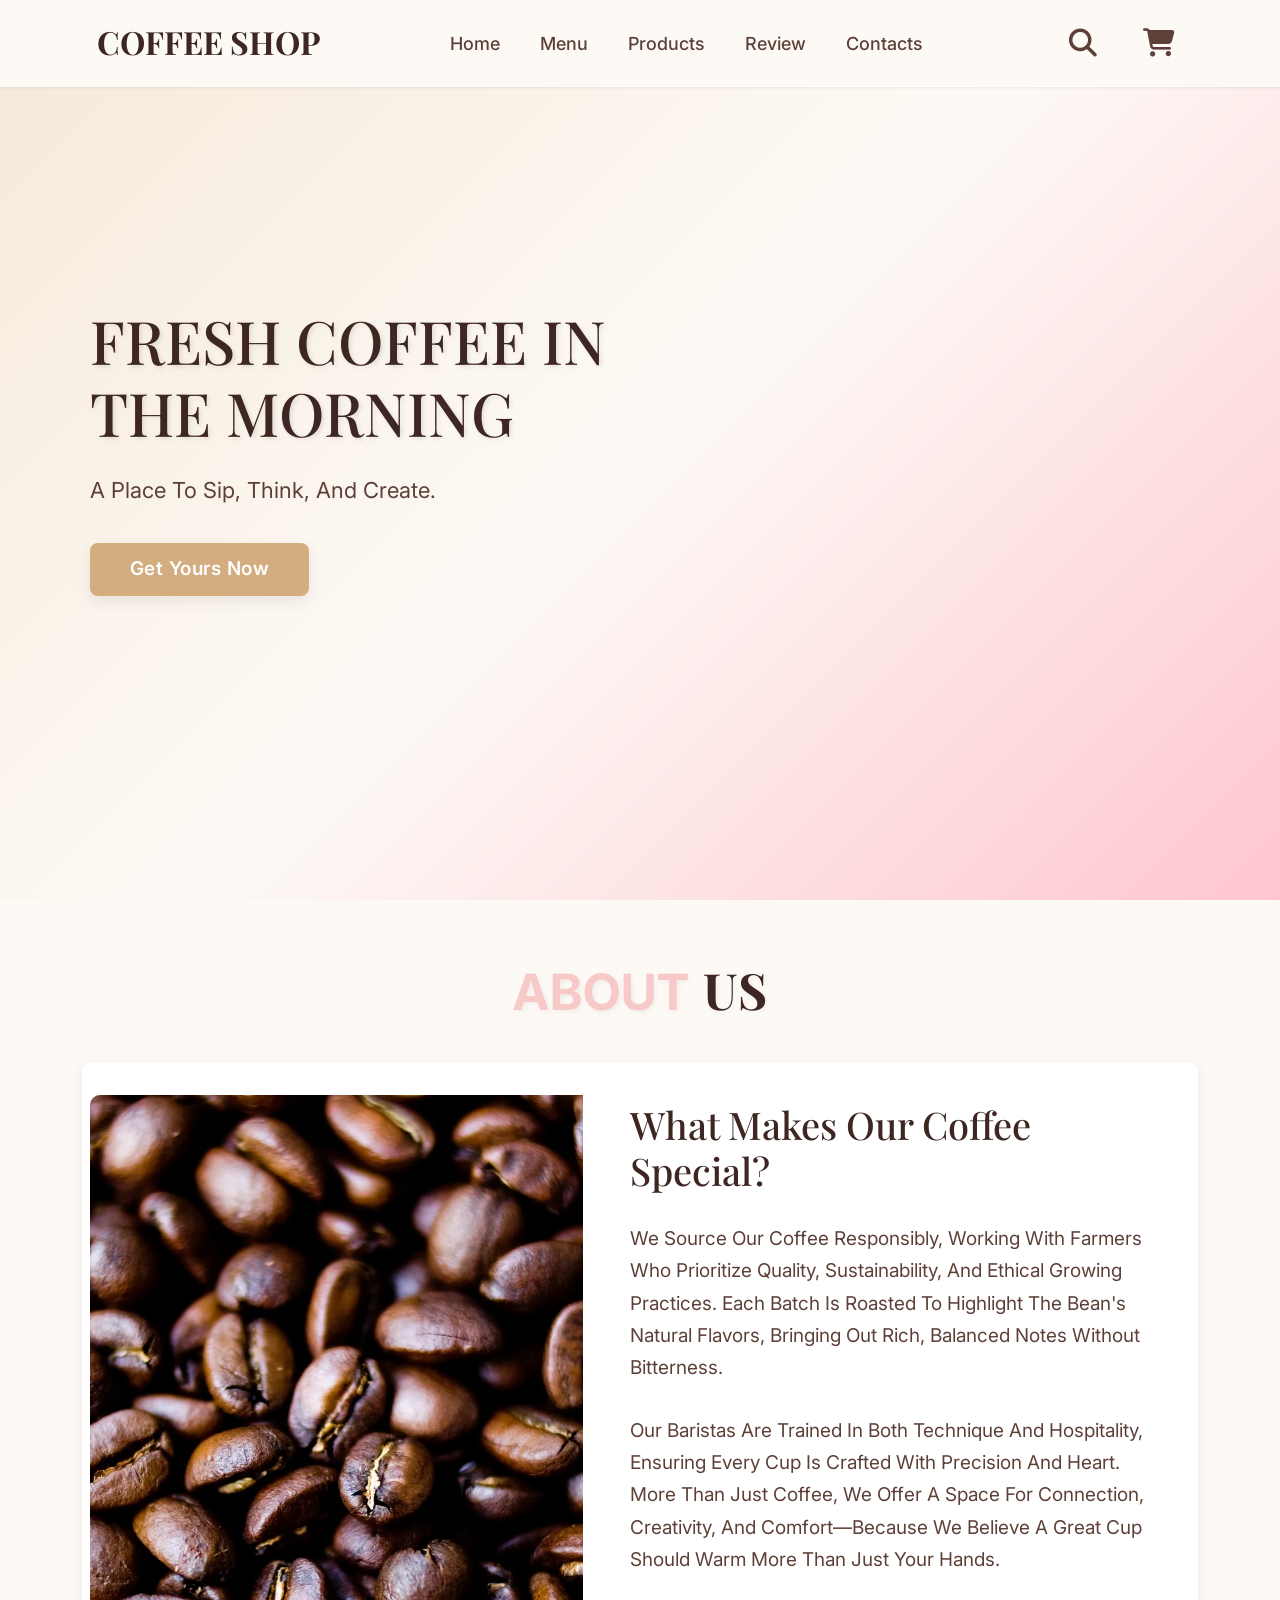
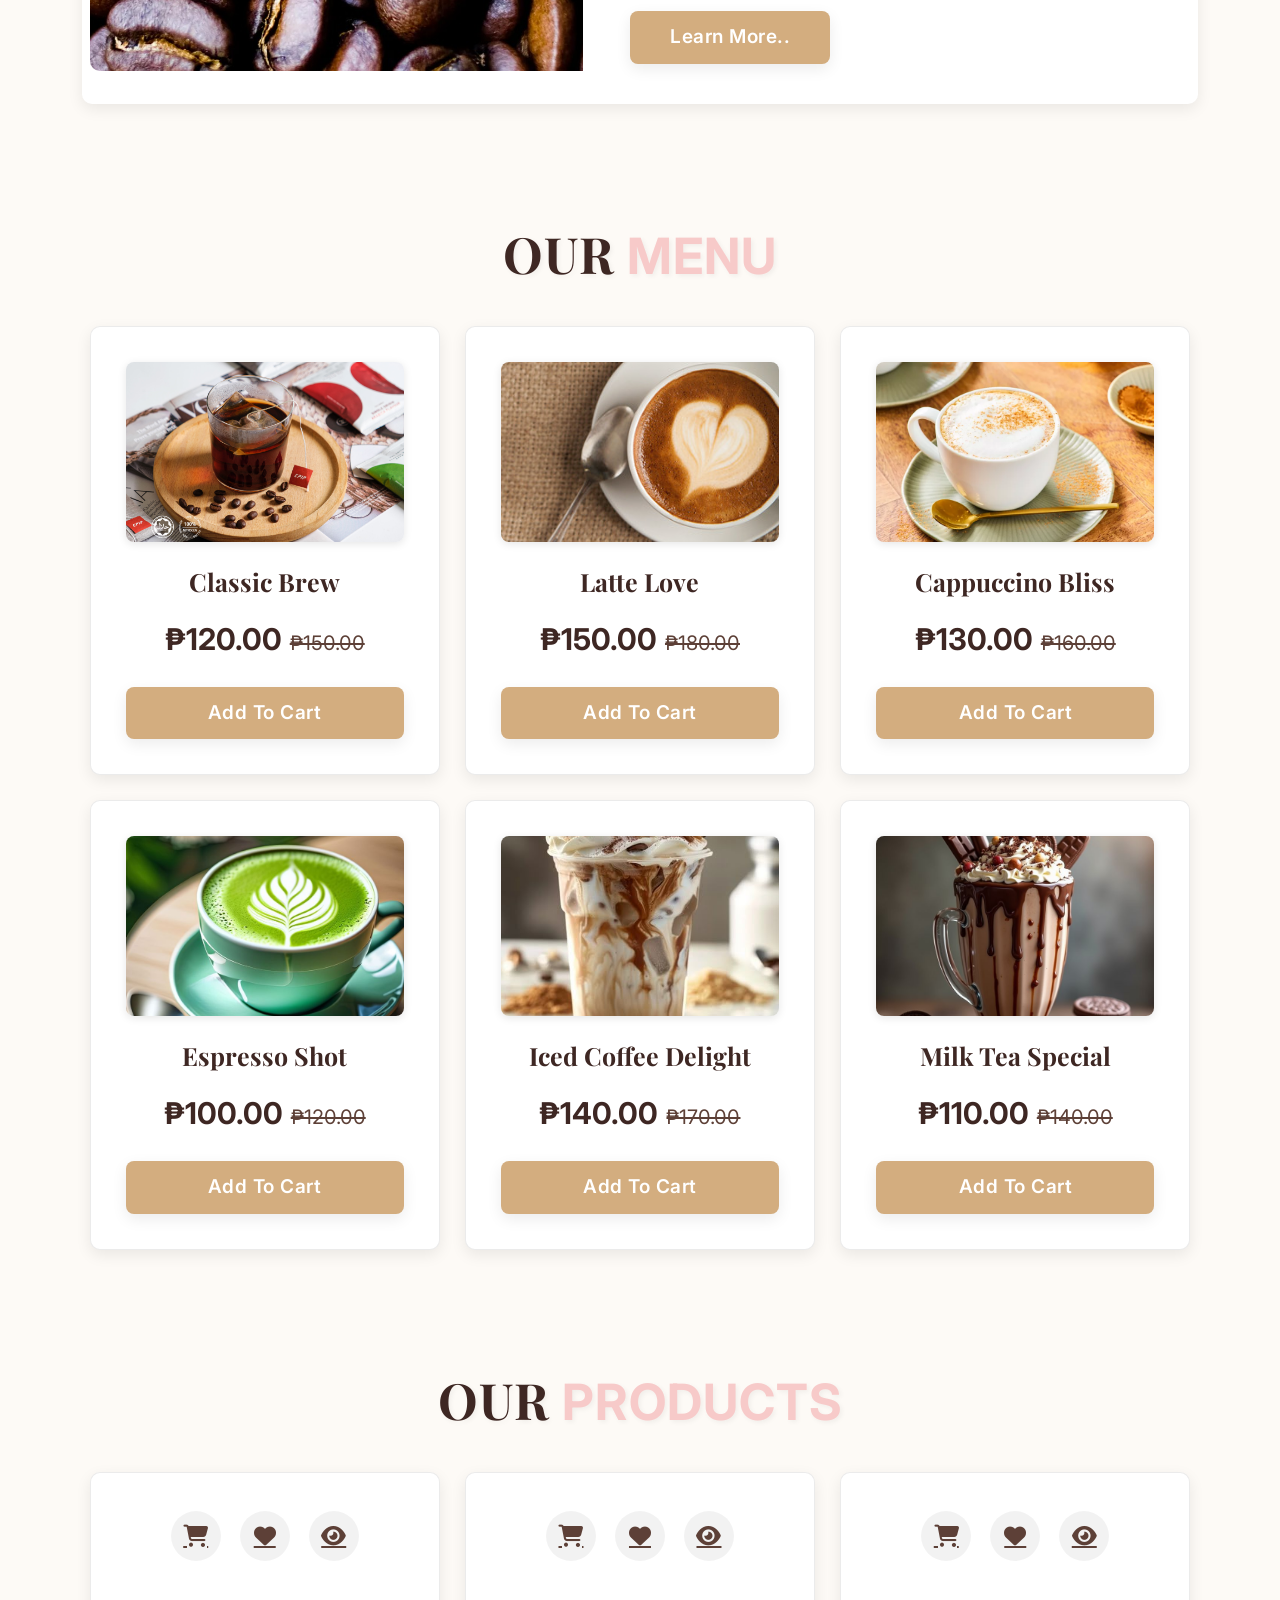
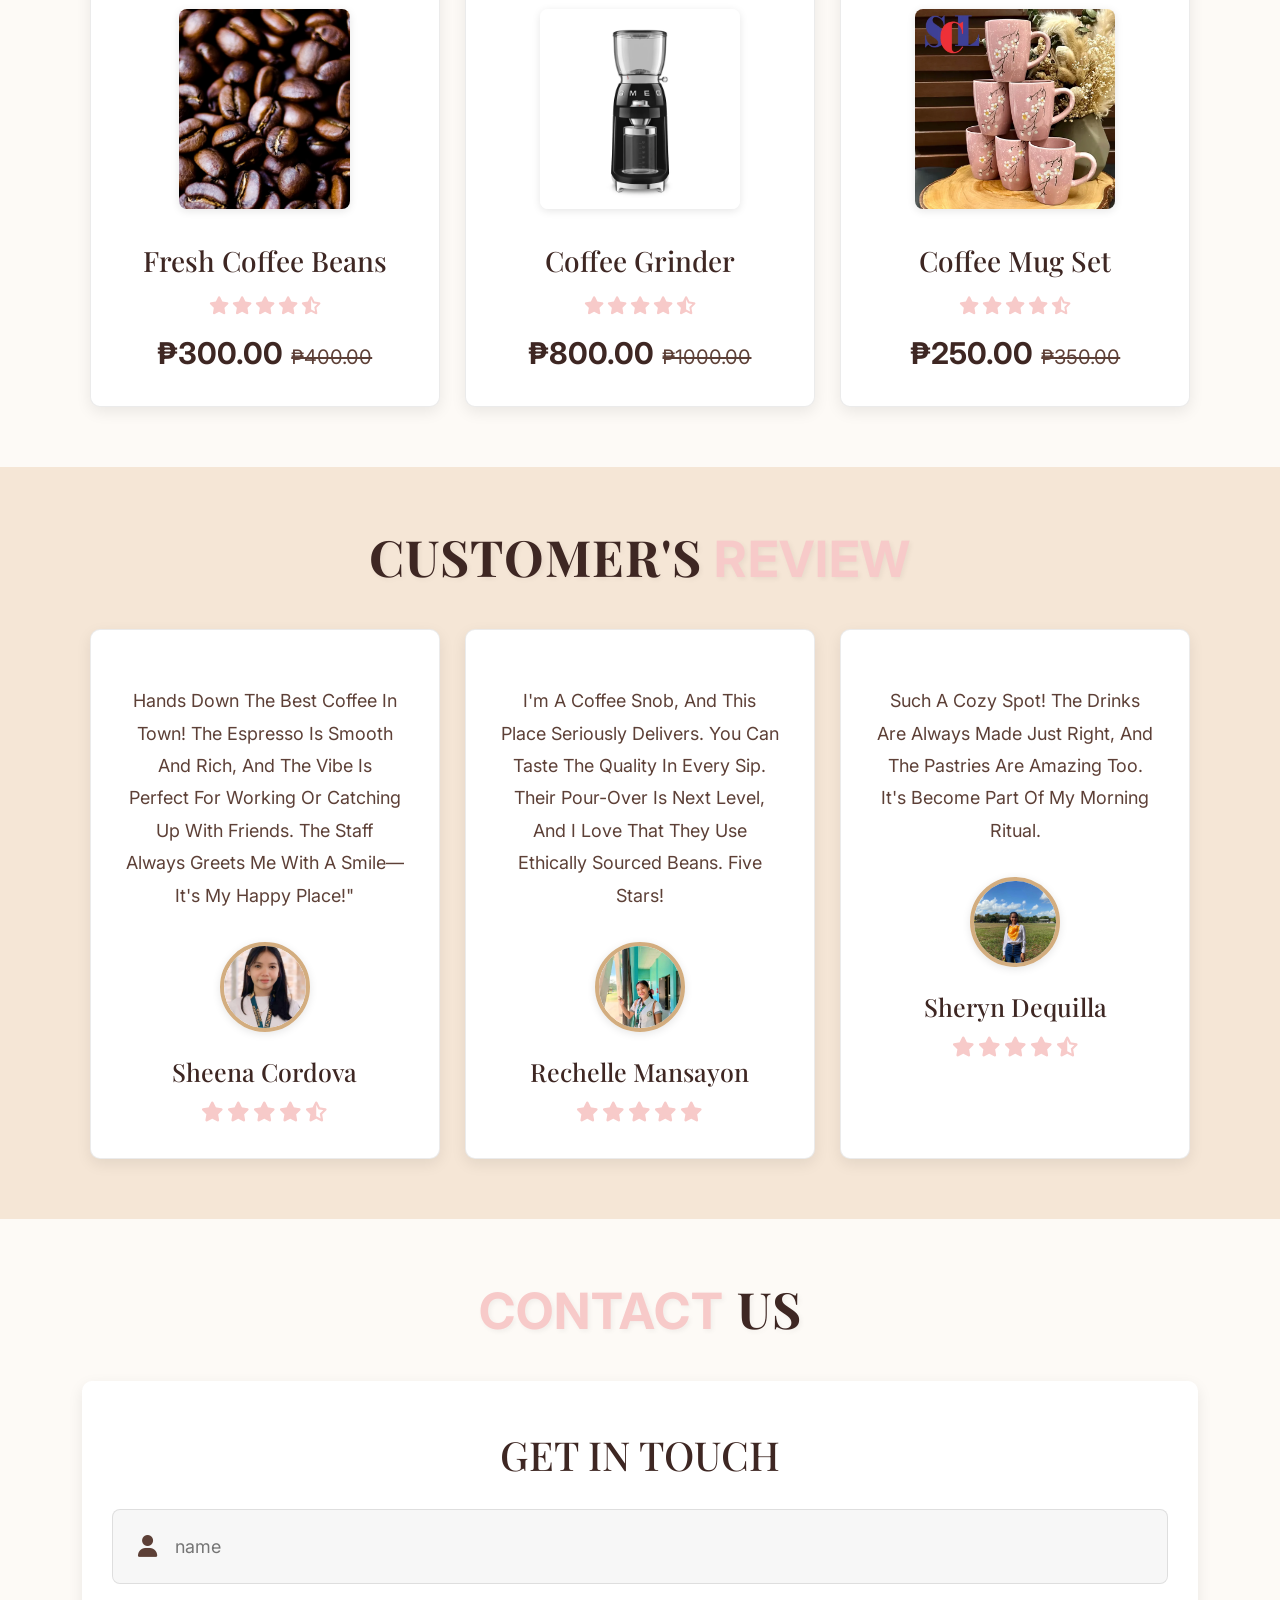
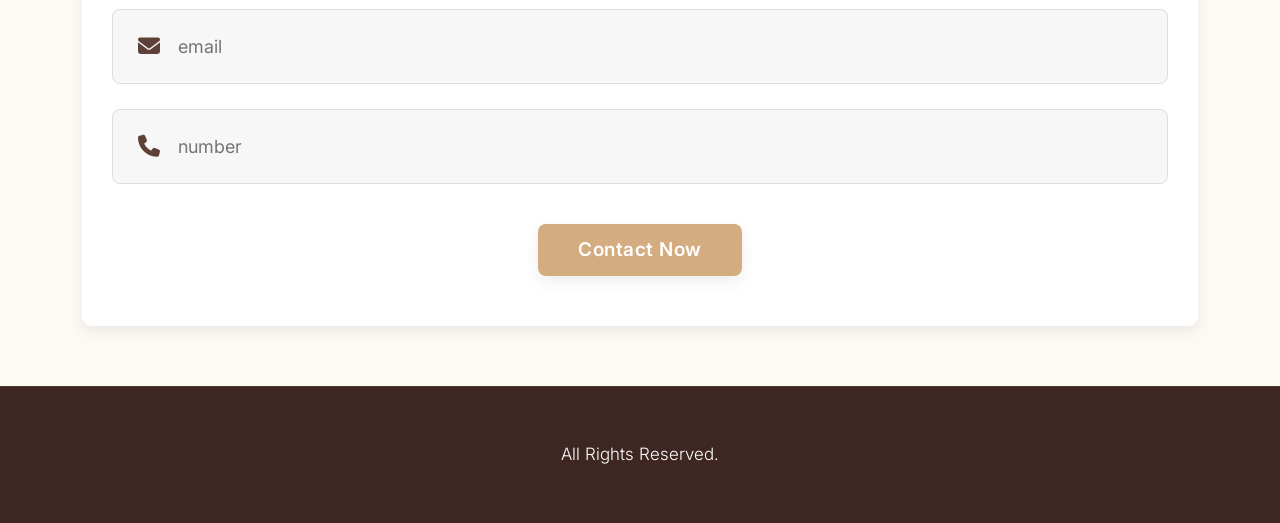
<file: coffee.html>
<!DOCTYPE html>
<html lang="en">
  <head>
    <meta charset="UTF-8" />
    <meta name="viewport" content="width=device-width, initial-scale=1.0" />
    <title>Coffee Shop</title>
    <link
      rel="stylesheet"
      href="https://cdnjs.cloudflare.com/ajax/libs/font-awesome/6.7.2/css/all.min.css"
      xintegrity="sha512-Evv84Mr4kqVGRNSgIGL/F/aIDqQb7xQ2vcrdIwxfjThSH8CSR7PBEakCr51Ck+w+/U6swU2Im1vVX0SVk9ABhg=="
      crossorigin="anonymous"
      referrerpolicy="no-referrer"
    />
    <link
      href="https://cdn.jsdelivr.net/npm/bootstrap@5.3.0/dist/css/bootstrap.min.css"
      rel="stylesheet"
    />
    <link
      href="https://fonts.googleapis.com/css2?family=Inter:wght@300;400;600;700&family=Playfair+Display:wght@400;700&display=swap"
      rel="stylesheet"
    />
    <link rel="stylesheet" href="style.css" />
  </head>
  <body>
    <div class="floating-elements">
      <div></div>
      <div></div>
      <div></div>
      <div></div>
      <div></div>
      <div></div>
      <div></div>
      <div></div>
      <div></div>
      <div></div>
      <div></div>
      <div></div>
      <div></div>
      <div></div>
      <div></div>
    </div>

    <header class="header">
      <nav class="navbar navbar-expand-lg navbar-light fixed-top shadow-sm">
        <div class="container-fluid">
          <a class="navbar-brand logo" href="#">COFFEE SHOP<span></span></a>

          <button
            class="navbar-toggler"
            type="button"
            data-bs-toggle="collapse"
            data-bs-target="#navbarNav"
            aria-controls="navbarNav"
            aria-expanded="false"
            aria-label="Toggle navigation"
          >
            <span class="fas fa-bars" id="menu-btn"></span>
          </button>

          <div class="collapse navbar-collapse" id="navbarNav">
            <ul class="navbar-nav mx-auto">
              <li class="nav-item">
                <a class="nav-link" href="#home">Home</a>
              </li>
              <li class="nav-item">
                <a class="nav-link" href="#menu">Menu</a>
              </li>
              <li class="nav-item">
                <a class="nav-link" href="#products">Products</a>
              </li>
              <li class="nav-item">
                <a class="nav-link" href="#review">Review</a>
              </li>
              <li class="nav-item">
                <a class="nav-link" href="#contacts">Contacts</a>
              </li>
            </ul>

            <div class="d-flex align-items-center">
              <div
                class="fas fa-search me-3"
                id="search-btn"
                role="button"
                aria-label="Search"
              ></div>
              <div
                class="fas fa-shopping-cart"
                id="cart-btn"
                role="button"
                aria-label="Shopping Cart"
              ></div>
            </div>
          </div>
        </div>
      </nav>

      <div class="search-form">
        <input
          type="search"
          id="search-box"
          placeholder="search here..."
          aria-label="Search input"
        />
        <label for="search-box" class="fas fa-search"></label>
      </div>

      <div class="cart-items-container">
        <a href="#" class="btn checkout-btn">checkout now</a>
      </div>
    </header>

    <section class="home" id="home">
      <div class="content">
        <h3>fresh coffee in the morning</h3>
        <p>A Place to Sip, Think, and Create.</p>
        <a href="#menu" class="btn">get yours now</a>
      </div>
    </section>

    <section class="about" id="about">
      <h1 class="heading"><span>about</span> us</h1>

      <div class="row">
        <div class="image">
          <img
            src="imgs/coffee-beans.jpg"
            alt="Coffee beans and brewing equipment"
          />
        </div>

        <div class="content">
          <h3>what makes our coffee special?</h3>
          <p>
            We source our coffee responsibly, working with farmers who
            prioritize quality, sustainability, and ethical growing practices.
            Each batch is roasted to highlight the bean's natural flavors,
            bringing out rich, balanced notes without bitterness.
          </p>
          <p>
            Our baristas are trained in both technique and hospitality, ensuring
            every cup is crafted with precision and heart. More than just
            coffee, we offer a space for connection, creativity, and
            comfort—because we believe a great cup should warm more than just
            your hands.
          </p>
          <a href="#" class="btn">learn more..</a>
        </div>
      </div>
    </section>

    <section class="menu" id="menu">
      <h1 class="heading">our<span> menu</span></h1>

      <div class="box-container">
        <div
          class="box"
          data-img="imgs/classic-brew.jpg"
          data-title="Classic Brew"
          data-price="120.00"
          data-old-price="150.00"
        >
          <img src="imgs/classic-brew.jpg" alt="Classic Brew Coffee" />
          <h3>Classic Brew</h3>
          <div class="price">₱120.00<span>₱150.00</span></div>
          <a href="#" class="btn add-to-cart-btn">add to cart</a>
        </div>

        <div
          class="box"
          data-img="imgs/love-coffee.jpg"
          data-title="Latte Love"
          data-price="150.00"
          data-old-price="180.00"
        >
          <img src="imgs/love-coffee.jpg" alt="Latte Art Coffee" />
          <h3>Latte Love</h3>
          <div class="price">₱150.00<span>₱180.00</span></div>
          <a href="#" class="btn add-to-cart-btn">add to cart</a>
        </div>

        <div
          class="box"
          data-img="imgs/cappuccino.webp"
          data-title="Cappuccino Bliss"
          data-price="130.00"
          data-old-price="160.00"
        >
          <img src="imgs/cappuccino.webp" alt="Cappuccino Coffee" />
          <h3>Cappuccino Bliss</h3>
          <div class="price">₱130.00<span>₱160.00</span></div>
          <a href="#" class="btn add-to-cart-btn">add to cart</a>
        </div>

        <div
          class="box"
          data-img="imgs/expresso.jpg"
          data-title="Espresso Shot"
          data-price="100.00"
          data-old-price="120.00"
        >
          <img src="imgs/expresso.jpg" alt="Espresso Coffee" />
          <h3>Espresso Shot</h3>
          <div class="price">₱100.00<span>₱120.00</span></div>
          <a href="#" class="btn add-to-cart-btn">add to cart</a>
        </div>

        <div
          class="box"
          data-img="imgs/incedcoffee.jpg"
          data-title="Iced Coffee Delight"
          data-price="140.00"
          data-old-price="170.00"
        >
          <img src="imgs/incedcoffee.jpg" alt="Iced Coffee" />
          <h3>Iced Coffee Delight</h3>
          <div class="price">₱140.00<span>₱170.00</span></div>
          <a href="#" class="btn add-to-cart-btn">add to cart</a>
        </div>

        <div
          class="box"
          data-img="imgs/Milktea.jpg"
          data-title="Milk Tea Special"
          data-price="110.00"
          data-old-price="140.00"
        >
          <img src="imgs/Milktea.jpg" alt="Milk Tea" />
          <h3>Milk Tea Special</h3>
          <div class="price">₱110.00<span>₱140.00</span></div>
          <a href="#" class="btn add-to-cart-btn">add to cart</a>
        </div>
      </div>
    </section>

    <section class="products" id="products">
      <h1 class="heading">our <span>products</span></h1>
      <div class="box-container">
        <div class="box">
          <div class="icons">
            <a
              href="#"
              class="fas fa-shopping-cart add-to-cart-btn"
              aria-label="Add to cart"
            ></a>
            <a href="#" class="fas fa-heart" aria-label="Add to wishlist"></a>
            <a
              href="#"
              class="fas fa-eye"
              aria-label="View product details"
            ></a>
          </div>
          <div class="image">
            <img src="imgs/coffee-beans.jpg" alt="Fresh Coffee Beans" />
          </div>
          <div class="content">
            <h3>fresh coffee beans</h3>
            <div class="stars">
              <i class="fas fa-star"></i>
              <i class="fas fa-star"></i>
              <i class="fas fa-star"></i>
              <i class="fas fa-star"></i>
              <i class="fas fa-star-half-alt"></i>
            </div>
            <div class="price">₱300.00<span>₱400.00</span></div>
          </div>
        </div>

        <div class="box">
          <div class="icons">
            <a
              href="#"
              class="fas fa-shopping-cart add-to-cart-btn"
              aria-label="Add to cart"
            ></a>
            <a href="#" class="fas fa-heart" aria-label="Add to wishlist"></a>
            <a
              href="#"
              class="fas fa-eye"
              aria-label="View product details"
            ></a>
          </div>
          <div class="image">
            <img src="imgs/grinder.webp" alt="Coffee Grinder" />
          </div>
          <div class="content">
            <h3>coffee grinder</h3>
            <div class="stars">
              <i class="fas fa-star"></i>
              <i class="fas fa-star"></i>
              <i class="fas fa-star"></i>
              <i class="fas fa-star"></i>
              <i class="fas fa-star-half-alt"></i>
            </div>
            <div class="price">₱800.00<span>₱1000.00</span></div>
          </div>
        </div>

        <div class="box">
          <div class="icons">
            <a
              href="#"
              class="fas fa-shopping-cart add-to-cart-btn"
              aria-label="Add to cart"
            ></a>
            <a href="#" class="fas fa-heart" aria-label="Add to wishlist"></a>
            <a
              href="#"
              class="fas fa-eye"
              aria-label="View product details"
            ></a>
          </div>
          <div class="image">
            <img src="imgs/mug-set.webp" alt="Coffee Mug" />
          </div>
          <div class="content">
            <h3>coffee mug set</h3>
            <div class="stars">
              <i class="fas fa-star"></i>
              <i class="fas fa-star"></i>
              <i class="fas fa-star"></i>
              <i class="fas fa-star"></i>
              <i class="fas fa-star-half-alt"></i>
            </div>
            <div class="price">₱250.00<span>₱350.00</span></div>
          </div>
        </div>
      </div>
    </section>

    <section class="review" id="review">
      <h1 class="heading">customer's<span> review</span></h1>
      <div class="box-container">
        <div class="box">
          <p>
            Hands down the best coffee in town! The espresso is smooth and rich,
            and the vibe is perfect for working or catching up with friends. The
            staff always greets me with a smile—it's my happy place!"
          </p>
          <img
            src="imgs/sheena.jpg"
            class="user"
            alt="Customer Sheena Cordova"
          />
          <h3>Sheena Cordova</h3>
          <div class="stars">
            <i class="fas fa-star"></i>
            <i class="fas fa-star"></i>
            <i class="fas fa-star"></i>
            <i class="fas fa-star"></i>
            <i class="fas fa-star-half-alt"></i>
          </div>
        </div>

        <div class="box">
          <p>
            I'm a coffee snob, and this place seriously delivers. You can taste
            the quality in every sip. Their pour-over is next level, and I love
            that they use ethically sourced beans. Five stars!
          </p>
          <img
            src="imgs/rechelle.jpg"
            class="user"
            alt="Customer Rechelle Mansayon"
          />
          <h3>Rechelle Mansayon</h3>
          <div class="stars">
            <i class="fas fa-star"></i>
            <i class="fas fa-star"></i>
            <i class="fas fa-star"></i>
            <i class="fas fa-star"></i>
            <i class="fas fa-star"></i>
          </div>
        </div>

        <div class="box">
          <p>
            Such a cozy spot! The drinks are always made just right, and the
            pastries are amazing too. It's become part of my morning ritual.
          </p>
          <img
            src="imgs/sheryn.jpg"
            class="user"
            alt="Customer Sheryn Dequilla"
          />
          <h3>Sheryn Dequilla</h3>
          <div class="stars">
            <i class="fas fa-star"></i>
            <i class="fas fa-star"></i>
            <i class="fas fa-star"></i>
            <i class="fas fa-star"></i>
            <i class="fas fa-star-half-alt"></i>
          </div>
        </div>
      </div>
    </section>

    <section class="contacts" id="contacts">
      <h1 class="heading"><span>Contact</span> Us</h1>

      <div class="row">
        <form action="">
          <h3>get in touch</h3>
          <div class="InputBox">
            <span class="fas fa-user"></span>
            <input type="text" placeholder="name" aria-label="Your Name" />
          </div>
          <div class="InputBox">
            <span class="fas fa-envelope"></span>
            <input type="email" placeholder="email" aria-label="Your Email" />
          </div>
          <div class="InputBox">
            <span class="fas fa-phone"></span>
            <input
              type="number"
              placeholder="number"
              aria-label="Your Phone Number"
            />
          </div>
          <input type="submit" value="contact now" class="btn" />
        </form>
      </div>
    </section>

    <section class="footer">
      <div class="credit">All rights reserved.</div>
    </section>

    <script src="https://cdn.jsdelivr.net/npm/bootstrap@5.3.0/dist/js/bootstrap.bundle.min.js"></script>
    <script src="script.js"></script>
  </body>
</html>
</file>
<file: style.css>
@import url("https://fonts.googleapis.com/css2?family=Inter:wght@300;400;600;700&family=Playfair+Display:wght@400;700&display=swap"); /* Added Playfair Display for headings */

:root {
  --main-color: #d3ad7f; /* Warm beige/brown */
  --accent-pink: #f7cac9; /* Soft pink accent */
  --light-cream: #fdfaf6; /* Creamy background */
  --dark-brown: #3e2723; /* Darker brown for text/elements */
  --text-color: #5d4037; /* Medium brown for general text */
  --soft-pink: #ffc0cb; /* Even softer pink for accents */
  --coffee-light: #f5e6d6; /* A very light coffee-like shade */

  --border-light: rgba(255, 255, 255, 0.3); /* Lighter border for contrast */
  --box-shadow-light: 0 5px 15px rgba(0, 0, 0, 0.08); /* Softer shadow */
  --box-shadow-dark: 0 8px 20px rgba(0, 0, 0, 0.15); /* Deeper shadow */
  --transition-speed: 0.4s ease; /* Smoother transitions */
}

* {
  font-family: "Inter", sans-serif; /* Modern body font */
  padding: 0;
  margin: 0;
  box-sizing: border-box;
  outline: none;
  border: none;
  text-decoration: none;
  text-transform: capitalize;
  transition: var(--transition-speed);
}

html {
  font-size: 62.5%;
  overflow-x: hidden;
  scroll-padding-top: 9rem;
  scroll-behavior: smooth;
}

html::-webkit-scrollbar {
  width: 0.8rem;
}
html::-webkit-scrollbar-track {
  background: var(--light-cream);
}

html::-webkit-scrollbar-thumb {
  background: var(--main-color);
  border-radius: 5rem;
}

body {
  background: var(--light-cream);
  color: var(--text-color);
  position: relative; /* Needed for absolute positioning of background elements */
  overflow-x: hidden; /* Hide overflow from floating elements */
}

/* Custom background animation for the entire body */
body::before {
  content: "";
  position: fixed;
  top: 0;
  left: 0;
  width: 100%;
  height: 100%;
  background: linear-gradient(
    135deg,
    var(--coffee-light) 0%,
    var(--light-cream) 50%,
    var(--soft-pink) 100%
  );
  z-index: -4; /* Send to back */
  opacity: 0.9;
  animation: backgroundFlow 20s infinite alternate ease-in-out; /* Slow, flowing animation */
}

@keyframes backgroundFlow {
  0% {
    background-position: 0% 0%;
  }
  100% {
    background-position: 100% 100%;
  }
}

/* Floating elements animation (like subtle coffee beans or hearts) */
.floating-elements {
  position: fixed;
  top: 0;
  left: 0;
  width: 100%;
  height: 100%;
  pointer-events: none; /* Allow clicks through */
  z-index: -1000; /* Above background gradient, below content */
  overflow: hidden;
}

.floating-elements div {
  position: absolute;
  background: rgba(255, 255, 255, 0.7); /* White with transparency */
  border-radius: 50%; /* Make them circles or hearts */
  opacity: 0;
  animation: floatUp 15s infinite ease-in-out;
  filter: blur(1.5px); /* Soft blur */
  display: flex;
  justify-content: center;
  align-items: center;
  font-size: 1.5rem; /* For potential emoji/icon */
  color: var(--accent-pink);
  box-shadow: 0 0 5px rgba(0, 0, 0, 0.1);
}

/* Specific styling for hearts (if you want heart shapes instead of circles) */
/*
.floating-elements div.heart::before,
.floating-elements div.heart::after {
  content: '';
  position: absolute;
  width: 100%;
  height: 100%;
  background: inherit;
  border-radius: 50%;
}

.floating-elements div.heart::before {
  left: -50%;
}

.floating-elements div.heart::after {
  top: -50%;
}

.floating-elements div.heart {
  transform: rotate(-45deg);
  border-radius: 0;
}
*/

.floating-elements div:nth-child(1) {
  width: 30px;
  height: 30px;
  left: 10%;
  animation-delay: 0s;
  background: rgba(var(--accent-pink), 0.5);
}
.floating-elements div:nth-child(2) {
  width: 40px;
  height: 40px;
  left: 25%;
  animation-delay: 2s;
  background: rgba(var(--main-color), 0.5);
}
.floating-elements div:nth-child(3) {
  width: 25px;
  height: 25px;
  left: 40%;
  animation-delay: 4s;
  background: rgba(255, 255, 255, 0.7);
}
.floating-elements div:nth-child(4) {
  width: 50px;
  height: 50px;
  left: 60%;
  animation-delay: 6s;
  background: rgba(var(--accent-pink), 0.4);
}
.floating-elements div:nth-child(5) {
  width: 35px;
  height: 35px;
  left: 80%;
  animation-delay: 8s;
  background: rgba(var(--main-color), 0.6);
}
.floating-elements div:nth-child(6) {
  width: 20px;
  height: 20px;
  left: 5%;
  animation-delay: 10s;
  background: rgba(255, 255, 255, 0.8);
}
.floating-elements div:nth-child(7) {
  width: 45px;
  height: 45px;
  left: 70%;
  animation-delay: 12s;
  background: rgba(var(--soft-pink), 0.7);
}
.floating-elements div:nth-child(8) {
  width: 32px;
  height: 32px;
  left: 15%;
  animation-delay: 1s;
  background: rgba(var(--light-cream), 0.6);
}
.floating-elements div:nth-child(9) {
  width: 28px;
  height: 28px;
  left: 90%;
  animation-delay: 5s;
  background: rgba(var(--main-color), 0.4);
}
.floating-elements div:nth-child(10) {
  width: 48px;
  height: 48px;
  left: 30%;
  animation-delay: 9s;
  background: rgba(var(--accent-pink), 0.6);
}
.floating-elements div:nth-child(11) {
  width: 38px;
  height: 38px;
  left: 50%;
  animation-delay: 3s;
  background: rgba(255, 255, 255, 0.9);
}
.floating-elements div:nth-child(12) {
  width: 22px;
  height: 22px;
  left: 65%;
  animation-delay: 7s;
  background: rgba(var(--main-color), 0.7);
}
.floating-elements div:nth-child(13) {
  width: 55px;
  height: 55px;
  left: 45%;
  animation-delay: 11s;
  background: rgba(var(--soft-pink), 0.5);
}
.floating-elements div:nth-child(14) {
  width: 27px;
  height: 27px;
  left: 85%;
  animation-delay: 13s;
  background: rgba(255, 255, 255, 0.6);
}
.floating-elements div:nth-child(15) {
  width: 42px;
  height: 42px;
  left: 20%;
  animation-delay: 14s;
  background: rgba(var(--accent-pink), 0.8);
}

@keyframes floatUp {
  0% {
    transform: translateY(100vh) scale(0.5);
    opacity: 0;
  }
  50% {
    opacity: 1;
  }
  100% {
    transform: translateY(-100px) scale(1.2);
    opacity: 0;
  }
}

section {
  padding: 6rem 7%; /* Increased padding for more breathing room */
  position: relative;
  overflow: hidden; /* Hide overflow for animations within sections */
}

/* Scroll reveal animation */
.section-hidden {
  opacity: 0;
  transform: translateY(50px);
}

.section-visible {
  opacity: 1;
  transform: translateY(0);
  transition: opacity 1s ease-out, transform 1s ease-out;
}

.heading {
  font-family: "Playfair Display", serif; /* Elegant heading font */
  text-align: center;
  color: var(--dark-brown);
  text-transform: uppercase;
  padding-bottom: 3.5rem;
  font-size: 5rem; /* Larger heading */
  letter-spacing: 0.1rem;
  font-weight: 700;
  text-shadow: 2px 2px 5px rgba(0, 0, 0, 0.05); /* Subtle shadow for headings */
}

.heading span {
  color: var(--accent-pink); /* Use accent pink for emphasis */
  text-transform: uppercase;
}

.btn {
  margin-top: 1.5rem;
  display: inline-block;
  padding: 1.2rem 4rem; /* Larger button padding */
  font-size: 1.9rem; /* Larger font size */
  color: #fff;
  background: var(--main-color);
  cursor: pointer;
  border-radius: 0.8rem; /* More rounded corners */
  border: none;
  box-shadow: var(--box-shadow-light);
  font-weight: 600;
  letter-spacing: 0.05rem;
}

.btn:hover,
.btn:focus {
  background: var(--accent-pink); /* Hover effect */
  transform: translateY(-3px); /* Slight lift on hover */
  box-shadow: var(--box-shadow-dark);
  outline: none;
  color: var(--dark-brown); /* Text color change on hover */
}

/* Header/Navbar Styling (Overriding Bootstrap defaults) */
.header .navbar {
  background: var(--light-cream) !important; /* Override Bootstrap's bg-light */
  padding: 1.5rem 7%;
  border-bottom: 1px solid var(--border-light);
  box-shadow: var(--box-shadow-light);
}

.header .navbar-brand.logo {
  font-family: "Playfair Display", serif;
  font-size: 3.2rem;
  color: var(--dark-brown);
  font-weight: 700;
}

.header .navbar-brand.logo span {
  color: var(--main-color);
}

.header .navbar-nav .nav-link {
  margin: 0 1.5rem;
  font-size: 1.8rem;
  color: var(--text-color);
  position: relative;
  padding-bottom: 0.5rem;
  font-weight: 500;
  transition: var(--transition-speed); /* Ensure transition on hover */
}

.header .navbar-nav .nav-link::after {
  content: "";
  position: absolute;
  left: 0;
  bottom: 0;
  width: 0;
  height: 3px;
  background-color: var(--main-color);
  transition: width var(--transition-speed);
}

.header .navbar-nav .nav-link:hover::after,
.header .navbar-nav .nav-link:focus::after {
  width: 100%;
}

.header .navbar-nav .nav-link:hover,
.header .navbar-nav .nav-link:focus {
  color: var(--main-color);
  outline: none;
}

.header .navbar-toggler {
  border: none;
  padding: 0.8rem;
  border-radius: 50%;
  transition: background var(--transition-speed);
}

.header .navbar-toggler:focus {
  box-shadow: none; /* Remove Bootstrap's default focus outline */
  outline: none;
  background-color: rgba(0, 0, 0, 0.05);
}

.header .navbar-toggler .fas.fa-bars {
  color: var(--text-color);
  font-size: 2.8rem;
}

.header .navbar-toggler:hover .fas.fa-bars {
  color: var(--main-color);
}

/* Custom Icons next to Navbar (Search and Cart) */
.header .d-flex .fas {
  color: var(--text-color);
  cursor: pointer;
  font-size: 2.8rem;
  margin-left: 2rem; /* Spacing between icons */
  background: none;
  border: none;
  padding: 0.8rem;
  border-radius: 50%;
  transition: background var(--transition-speed), color var(--transition-speed);
}

.header .d-flex .fas:hover,
.header .d-flex .fas:focus {
  color: var(--main-color);
  background-color: rgba(0, 0, 0, 0.05);
  outline: none;
}

/* Custom Search Form and Cart Container (positioning relative to fixed header) */
/* Adjust top position based on header height if needed, or keep it dynamic */
.header .search-form {
  position: fixed; /* Changed to fixed to stay with the fixed header */
  top: 9.5rem; /* Adjust based on your header's actual height + desired gap */
  right: 7%;
  background: #fff;
  width: 50rem;
  height: 5.5rem;
  display: flex;
  align-items: center;
  transform: scaleY(0);
  transform-origin: top;
  box-shadow: var(--box-shadow-dark);
  border-radius: 0.8rem;
  opacity: 0;
  z-index: 1001; /* Below header, above content */
  transition: transform var(--transition-speed), opacity var(--transition-speed);
}

.header .search-form.active {
  transform: scaleY(1);
  opacity: 1;
}

.header .search-form input {
  height: 100%;
  width: 100%;
  font-size: 1.8rem;
  color: var(--dark-brown);
  padding: 1rem 2rem;
  text-transform: none;
  background: none;
  border: none;
}

.header .search-form label {
  cursor: pointer;
  font-size: 2.4rem;
  margin-right: 2rem;
  color: var(--dark-brown);
}

.header .search-form label:hover,
.header .search-form label:focus {
  color: var(--main-color);
  outline: none;
}

/* Add close button to search form */
.header .search-form .close-btn {
  position: absolute;
  top: 1rem;
  right: 1rem;
  font-size: 2rem;
  color: var(--text-color);
  cursor: pointer;
  background: none;
  border: none;
  padding: 0.5rem;
  border-radius: 50%;
  transition: color var(--transition-speed),
    background-color var(--transition-speed);
}

.header .search-form .close-btn:hover,
.header .search-form .close-btn:focus {
  color: var(--accent-pink);
  background-color: rgba(247, 202, 201, 0.2);
  outline: none;
}

.header .cart-items-container {
  position: fixed; /* Changed to fixed to stay with the fixed header */
  top: 9.5rem; /* Adjust based on your header's actual height + desired gap */
  right: -100%; /* Off-screen by default */
  height: calc(100vh - 9.5rem); /* Fill remaining viewport height */
  width: 38rem;
  background: var(--light-cream);
  padding: 2rem;
  box-shadow: var(--box-shadow-dark);
  border-radius: 0.8rem;
  display: flex;
  flex-direction: column;
  justify-content: space-between;
  opacity: 0;
  z-index: 999; /* Below header, above content */
  transition: right var(--transition-speed), opacity var(--transition-speed); /* Smooth transition */
}

.header .cart-items-container.active {
  right: 0;
  opacity: 1;
}

.header .cart-items-container .cart-item {
  position: relative;
  margin-bottom: 2rem;
  display: flex;
  align-items: center;
  gap: 1.8rem;
  padding: 1.5rem;
  border: 1px solid rgba(0, 0, 0, 0.08);
  border-radius: 0.8rem;
  background-color: #fff;
  box-shadow: 0 2px 8px rgba(0, 0, 0, 0.05);
}

.header .cart-items-container .cart-item .fa-times {
  position: absolute;
  top: 1rem;
  right: 1rem;
  font-size: 2rem;
  cursor: pointer;
  color: #a0a0a0;
  background: none;
  border: none;
  padding: 0.5rem;
  border-radius: 50%;
}

.header .cart-items-container .cart-item .fa-times:hover,
.header .cart-items-container .cart-item .fa-times:focus {
  color: var(--accent-pink);
  background-color: rgba(247, 202, 201, 0.2);
  outline: none;
}

.header .cart-items-container .cart-item img {
  height: 9rem;
  width: 9rem;
  object-fit: cover;
  border-radius: 0.5rem;
}

.header .cart-items-container .cart-item .content h3 {
  font-size: 2rem;
  color: var(--dark-brown);
  padding-bottom: 0.5rem;
  font-weight: 600;
}

.header .cart-items-container .cart-item .content .price {
  font-size: 1.7rem;
  color: var(--main-color);
  font-weight: 700;
}

.header .cart-items-container .total-price {
  font-size: 2.2rem;
  color: var(--dark-brown);
  font-weight: 700;
  text-align: right;
  padding: 1.5rem 0;
  border-top: 1px solid rgba(0, 0, 0, 0.1);
  margin-top: 1rem;
}

.header .cart-items-container .empty-cart-message {
  font-size: 1.8rem;
  color: var(--text-color);
  padding: 3rem 0;
  text-align: center;
}

.header .cart-items-container .checkout-btn {
  width: 100%;
  text-align: center;
  margin-top: auto;
}

/* Add close button to cart items container */
.header .cart-items-container .close-btn {
  position: absolute;
  top: 1rem;
  right: 1rem;
  font-size: 2rem;
  color: var(--text-color);
  cursor: pointer;
  background: none;
  border: none;
  padding: 0.5rem;
  border-radius: 50%;
  transition: color var(--transition-speed),
    background-color var(--transition-speed);
}

.header .cart-items-container .close-btn:hover,
.header .cart-items-container .close-btn:focus {
  color: var(--accent-pink);
  background-color: rgba(247, 202, 201, 0.2);
  outline: none;
}

/* Add backdrop to search form and cart items container */
.header .search-form::before,
.header .cart-items-container::before {
  content: "";
  position: fixed;
  top: 0;
  left: 0;
  width: 100%;
  height: 100%;
  background: rgba(0, 0, 0, 0.4);
  z-index: -1;
  opacity: 0;
  visibility: hidden;
  transition: opacity var(--transition-speed),
    visibility var(--transition-speed);
}

.header .search-form.active::before,
.header .cart-items-container.active::before {
  opacity: 1;
  visibility: visible;
}

/* Checkout Confirmation Modal */
.checkout-modal {
  position: fixed;
  top: 0;
  left: 0;
  width: 100%;
  height: 100%;
  background: rgba(0, 0, 0, 0.6);
  display: flex;
  justify-content: center;
  align-items: center;
  z-index: 1055;
  opacity: 0;
  visibility: hidden;
  transition: opacity 0.5s ease, visibility 0.5s ease;
}

.checkout-modal.active {
  opacity: 1;
  visibility: visible;
}

.checkout-modal-content {
  background: var(--light-cream);
  padding: 4rem;
  border-radius: 1rem;
  text-align: center;
  box-shadow: var(--box-shadow-dark);
  transform: scale(0.8);
  transition: transform 0.5s ease;
}

.checkout-modal.active .checkout-modal-content {
  transform: scale(1);
}

.checkout-modal-content h3 {
  font-family: "Playfair Display", serif;
  font-size: 3.5rem;
  color: var(--dark-brown);
  margin-bottom: 1.5rem;
}

.checkout-modal-content p {
  font-size: 1.8rem;
  color: var(--text-color);
  margin-bottom: 2.5rem;
}

.checkout-modal-content .btn {
  padding: 1rem 3rem;
  font-size: 1.7rem;
}

.home {
  min-height: 100vh;
  display: flex;
  align-items: center;
  position: relative;
  overflow: hidden; /* Crucial for containing animations */
  /* No direct background image here, animated background is through body::before and floating-elements */
}

.home .content {
  max-width: 60rem;
  position: relative;
  z-index: 1;
  text-align: left;
  animation: fadeInDown 1s ease-out; /* Animation for home content */
}

@keyframes fadeInDown {
  from {
    opacity: 0;
    transform: translateY(-20px);
  }
  to {
    opacity: 1;
    transform: translateY(0);
  }
}

.home .content h3 {
  font-family: "Playfair Display", serif;
  font-size: 6rem; /* Larger and bolder heading */
  text-transform: uppercase;
  color: var(--dark-brown);
  line-height: 1.2;
  margin-bottom: 1.5rem;
  text-shadow: 2px 2px 4px rgba(0, 0, 0, 0.1);
}

.home .content p {
  font-size: 2.2rem;
  font-weight: 400;
  line-height: 1.6;
  padding: 1rem 0;
  color: var(--text-color);
  max-width: 50rem;
}

.about .row {
  display: flex;
  align-items: center;
  background: #fff; /* Lighter background for about section */
  flex-wrap: wrap;
  border-radius: 1rem;
  overflow: hidden;
  box-shadow: var(--box-shadow-light);
}

.about .row .image {
  flex: 1 1 35rem;
}

.about .row .image img {
  width: 100%;
  display: block;
  border-radius: 1rem 0 0 1rem;
  object-fit: cover;
  height: 100%; /* Ensure image fills height */
}

.about .row .content {
  flex: 1 1 45rem;
  padding: 4rem; /* Increased padding */
}

.about .row .content h3 {
  font-family: "Playfair Display", serif;
  font-size: 3.8rem;
  color: var(--dark-brown);
  margin-bottom: 2rem;
}

.about .row .content p {
  font-size: 1.9rem;
  color: var(--text-color);
  padding: 1rem 0;
  line-height: 1.7;
}

.menu .box-container {
  display: grid;
  grid-template-columns: repeat(auto-fit, minmax(30rem, 1fr));
  gap: 2.5rem; /* Increased gap */
}

.menu .box-container .box {
  padding: 3.5rem;
  text-align: center;
  border: 1px solid rgba(0, 0, 0, 0.08);
  background: #fff;
  border-radius: 1rem;
  box-shadow: var(--box-shadow-light);
  display: flex;
  flex-direction: column;
  justify-content: space-between;
  overflow: hidden;
  position: relative;
}

.menu .box-container .box::before {
  /* Subtle pattern overlay */
  content: "";
  position: absolute;
  top: 0;
  left: 0;
  width: 100%;
  height: 100%;
  background: linear-gradient(
    45deg,
    rgba(255, 255, 255, 0.05) 25%,
    transparent 25%,
    transparent 50%,
    rgba(255, 255, 255, 0.05) 50%,
    rgba(255, 255, 255, 0.05) 75%,
    transparent 75%,
    transparent
  );
  background-size: 20px 20px;
  opacity: 0.3;
  z-index: 0;
}

.menu .box-container .box > * {
  /* Ensure content is above overlay */
  position: relative;
  z-index: 1;
}

.menu .box-container .box img {
  height: 18rem;
  object-fit: cover;
  margin-bottom: 2rem;
  border-radius: 0.8rem;
  box-shadow: 0 2px 8px rgba(0, 0, 0, 0.1);
  transition: transform 0.3s ease, box-shadow 0.3s ease; /* Animation for images */
}

.menu .box-container .box img:hover {
  transform: scale(1.03); /* Slightly zoom in */
  box-shadow: 0 5px 15px rgba(0, 0, 0, 0.2);
}

.menu .box-container .box h3 {
  font-family: "Playfair Display", serif;
  color: var(--dark-brown);
  font-size: 2.5rem;
  padding: 0.5rem 0;
  font-weight: 700;
}

.menu .box-container .box .price {
  color: var(--dark-brown);
  font-size: 3rem;
  padding: 1rem 0;
  font-weight: 700;
}

.menu .box-container .box .price span {
  font-size: 2rem;
  text-decoration: line-through;
  color: var(--text-color);
  margin-left: 0.8rem;
  font-weight: 400;
}

.menu .box-container .box:hover {
  background: var(--accent-pink); /* Hover background */
  transform: translateY(-8px); /* Lift effect */
  box-shadow: var(--box-shadow-dark);
}

.menu .box-container .box:hover > * {
  color: var(--dark-brown); /* Text color change on hover */
}

.menu .box-container .box:hover .btn {
  background: var(--dark-brown);
  color: var(--light-cream);
}

.menu .box-container .box:hover .btn:hover {
  background: var(--main-color);
}

.products .box-container {
  display: grid;
  grid-template-columns: repeat(auto-fit, minmax(28rem, 1fr));
  gap: 2.5rem;
}

.products .box-container .box {
  text-align: center;
  border: 1px solid rgba(0, 0, 0, 0.08);
  padding: 3rem;
  border-radius: 1rem;
  background: #fff;
  box-shadow: var(--box-shadow-light);
}

.products .box-container .box .icons {
  margin-bottom: 1.5rem;
}

.products .box-container .box .icons a {
  height: 5rem;
  width: 5rem;
  line-height: 5rem;
  font-size: 2.2rem;
  color: var(--text-color);
  margin: 0.8rem;
  display: inline-block;
  border-radius: 50%;
  background: rgba(0, 0, 0, 0.05);
}

.products .box-container .box .icons a:hover,
.products .box-container .box .icons a:focus {
  background: var(--main-color);
  color: #fff;
  outline: none;
}

.products .box-container .box .image {
  padding: 2.5rem 0;
}

.products .box-container .box .image img {
  height: 20rem;
  object-fit: cover;
  border-radius: 0.8rem;
  box-shadow: 0 2px 8px rgba(0, 0, 0, 0.1);
  transition: transform 0.3s ease, box-shadow 0.3s ease; /* Animation for images */
}

.products .box-container .box .image img:hover {
  transform: scale(1.03); /* Slightly zoom in */
  box-shadow: 0 5px 15px rgba(0, 0, 0, 0.2);
}

.products .box-container .box .content h3 {
  font-family: "Playfair Display", serif;
  color: var(--dark-brown);
  font-size: 2.8rem;
  margin-top: 1rem;
}

.products .box-container .box .content .stars {
  padding: 1.5rem;
}

.products .box-container .box .content .stars i {
  font-size: 1.8rem;
  color: var(--accent-pink);
}

.products .box-container .box .content .price {
  color: var(--dark-brown);
  font-size: 3rem;
  font-weight: 700;
}

.products .box-container .box .content .price span {
  text-decoration: line-through;
  font-weight: 400;
  font-size: 2rem;
  color: var(--text-color);
  margin-left: 0.8rem;
}

.review {
  background-color: var(--coffee-light); /* Soft background for reviews */
}
.review .box-container {
  display: grid;
  grid-template-columns: repeat(auto-fit, minmax(30rem, 1fr));
  gap: 2.5rem;
}

.review .box-container .box {
  border: 1px solid rgba(0, 0, 0, 0.08);
  text-align: center;
  padding: 3.5rem;
  border-radius: 1rem;
  background: #fff;
  box-shadow: var(--box-shadow-light);
}

.review .box-container .box p {
  font-size: 1.8rem;
  line-height: 1.8;
  color: var(--text-color);
  padding: 2rem 0;
}

.review .box-container .box .user {
  height: 9rem;
  width: 9rem;
  border-radius: 50%;
  object-fit: cover;
  border: 4px solid var(--main-color);
  margin-bottom: 1.5rem;
  box-shadow: 0 2px 8px rgba(0, 0, 0, 0.1);
}

.review .box-container .box h3 {
  font-family: "Playfair Display", serif;
  padding: 1rem 0;
  font-size: 2.5rem;
  color: var(--dark-brown);
}

.review .box-container .box .stars i {
  font-size: 2rem;
  color: var(--accent-pink);
}

.contacts .row form {
  flex: 1 1 45rem;
  padding: 5rem 3rem;
  text-align: center;
  background: #fff;
  border-radius: 1rem;
  box-shadow: var(--box-shadow-light);
}

.contacts .row form h3 {
  font-family: "Playfair Display", serif;
  text-transform: uppercase;
  font-size: 4rem;
  color: var(--dark-brown);
  margin-bottom: 3rem;
}

.contacts .row form .InputBox {
  display: flex;
  align-items: center;
  margin-top: 2.5rem;
  margin-bottom: 2.5rem;
  background: rgba(0, 0, 0, 0.03);
  border: 1px solid rgba(0, 0, 0, 0.1);
  border-radius: 0.8rem;
  padding: 0.5rem;
}

.contacts .row form .InputBox span {
  color: var(--text-color);
  font-size: 2.2rem;
  padding-left: 2rem;
}

.contacts .row form .InputBox input {
  width: 100%;
  padding: 1.8rem;
  font-size: 1.8rem;
  color: var(--dark-brown);
  text-transform: none;
  background: none;
  border: none;
}

.contacts .row form .InputBox input:focus {
  outline: none;
  border-color: var(--main-color);
}

.footer {
  background: var(--dark-brown);
  text-align: center;
  padding: 4rem 0;
  border-top: 1px solid rgba(255, 255, 255, 0.1);
}

.footer .share {
  padding: 1.5rem 0;
  margin-bottom: 2.5rem;
}

.footer .share a {
  height: 5.5rem;
  width: 5.5rem;
  line-height: 5.5rem;
  font-size: 2.4rem;
  color: #fff;
  border: 1px solid rgba(255, 255, 255, 0.2);
  margin: 0.8rem;
  border-radius: 50%;
  display: inline-block;
  background: rgba(255, 255, 255, 0.1);
}

.footer .share a:hover,
.footer .share a:focus {
  background-color: var(--main-color);
  color: var(--dark-brown);
  outline: none;
  transform: translateY(-5px);
}

.footer .links {
  display: flex;
  justify-content: center;
  flex-wrap: wrap;
  padding: 1.5rem 0;
  gap: 1.8rem;
  margin-bottom: 2.5rem;
}

.footer .links a {
  padding: 1.2rem 2.8rem;
  color: #fff;
  border: 1px solid rgba(255, 255, 255, 0.2);
  font-size: 1.9rem;
  background: rgba(255, 255, 255, 0.1);
  border-radius: 0.8rem;
}

.footer .links a:hover,
.footer .links a:focus {
  background-color: var(--main-color);
  color: var(--dark-brown);
  outline: none;
  transform: translateY(-3px);
}

.footer .credit {
  font-size: 1.7rem;
  color: #fff;
  font-weight: 300;
  padding: 1.5rem;
}

.footer .credit span {
  color: var(--main-color);
  font-weight: 600;
}

/* Media Queries for Responsiveness */
@media (max-width: 991px) {
  html {
    font-size: 55%;
  }

  /* Adjust header padding for smaller screens */
  .header .navbar {
    padding: 1.5rem 3%;
  }

  section {
    padding: 4rem 3%;
  }

  .home .content h3 {
    font-size: 5rem;
  }

  /* Adjust custom overlays for smaller screens */
  .header .search-form,
  .header .cart-items-container {
    right: 3%; /* Keep it slightly off the edge */
    width: 94%; /* Take more width */
    top: 8.5rem; /* Adjust top for potentially smaller header height */
  }

  .header .cart-items-container.active {
    right: 0;
  }
}

@media (max-width: 768px) {
  /* Bootstrap's navbar-toggler handles menu-btn display */

  .header .navbar-collapse {
    background: var(--dark-brown); /* Dark background for mobile menu */
    position: absolute;
    top: 100%;
    left: 0;
    width: 100%;
    padding: 1.5rem;
    box-shadow: var(--box-shadow-dark);
    border-radius: 0 0 0.8rem 0.8rem;
  }

  .header .navbar-nav .nav-item {
    text-align: center; /* Center nav items in mobile menu */
  }

  .header .navbar-nav .nav-link {
    color: var(--light-cream); /* Text color for mobile menu */
    display: block;
    margin: 1rem 0; /* Adjust margin */
    padding: 1rem;
    font-size: 2.2rem;
    border-bottom: 1px solid rgba(255, 255, 255, 0.1);
  }

  .header .navbar-nav .nav-link:last-child {
    border-bottom: none;
  }

  .header .navbar-nav .nav-link:hover,
  .header .navbar-nav .nav-link:focus {
    background-color: rgba(255, 255, 255, 0.15);
    border-radius: 0.5rem;
  }

  .header .d-flex {
    justify-content: center; /* Center icons in mobile view if they are part of collapse */
    width: 100%;
    margin-top: 1.5rem;
  }

  .home {
    background-position: left;
    justify-content: center;
    text-align: center;
  }

  .home .content {
    text-align: center;
  }

  .home .content h3 {
    font-size: 4.5rem;
  }

  .home .content p {
    font-size: 2rem;
    padding: 1rem 0;
  }

  .about .row {
    flex-direction: column;
  }

  .about .row .image img {
    border-radius: 1rem 1rem 0 0;
  }

  .about .row .content {
    padding: 3rem;
  }

  /* Ensure custom overlays are full width on smaller screens */
  .header .search-form,
  .header .cart-items-container {
    right: 0; /* Full width */
    width: 100%;
    border-radius: 0; /* No border radius on full width */
  }

  /* Products Section - Adjust grid for smaller screens */
  .products .box-container {
    grid-template-columns: repeat(
      auto-fit,
      minmax(25rem, 1fr)
    ); /* Smaller boxes */
  }

  .products .box-container .box {
    padding: 2rem; /* Less padding inside boxes */
  }

  .products .box-container .box .image img {
    height: 18rem; /* Slightly smaller images */
  }

  /* Contact Section - Adjust form padding */
  .contacts .row form {
    padding: 4rem 2rem; /* Less padding for the form */
  }

  .contacts .row form h3 {
    font-size: 3.5rem; /* Smaller heading */
  }
}

@media (max-width: 450px) {
  html {
    font-size: 50%;
  }

  .header .navbar {
    padding: 1.5rem 2rem;
  }

  /* Home Section - Further reduce font sizes */
  .home .content h3 {
    font-size: 4rem;
  }

  .home .content p {
    font-size: 1.8rem;
  }

  /* Menu Section - Adjust box padding */
  .menu .box-container .box {
    padding: 2.5rem;
  }

  /* Products Section - Single column layout */
  .products .box-container {
    grid-template-columns: 1fr;
  }

  /* Review Section - Adjust box padding */
  .review .box-container .box {
    padding: 2.5rem;
  }

  /* Contact Section - Further reduce form padding and font sizes */
  .contacts .row form {
    padding: 3rem 1.5rem;
  }

  .contacts .row form h3 {
    font-size: 3rem;
  }

  .contacts .row form .InputBox span {
    font-size: 2rem;
  }

  .contacts .row form .InputBox input {
    font-size: 1.6rem;
    padding: 1.5rem;
  }
}

/* Additional Mobile-Specific Fixes (Addressing the original issue) */
@media (max-width: 768px) {
  /* Hide search form and cart container by default on mobile */
  .header .search-form {
    transform: scaleY(0);
    opacity: 0;
    top: 100%; /* Position below the header */
    right: 0;
    width: 100%;
    border-radius: 0;
    box-shadow: none;
  }

  .header .cart-items-container {
    right: -100%;
    opacity: 0;
    top: 100%; /* Position below the header */
    width: 100%;
    border-radius: 0;
    box-shadow: none;
  }

  /* Make search form and cart container take full screen on mobile when active */
  .header .search-form.active,
  .header .cart-items-container.active {
    top: 0; /* Cover the entire screen */
    height: 100vh; /* Full viewport height */
    display: flex;
    flex-direction: column;
    justify-content: flex-start; /* Align items to the top */
    padding-top: 8rem; /* Add some padding at the top */
    box-shadow: var(--box-shadow-dark); /* Add shadow for better visibility */
  }

  /* Style the close button for better visibility */
  .header .search-form .close-btn,
  .header .cart-items-container .close-btn {
    position: absolute;
    top: 1rem;
    right: 1rem;
    font-size: 3rem;
    color: var(--text-color);
    background-color: rgba(255, 255, 255, 0.8);
    border-radius: 50%;
    padding: 0.5rem;
    z-index: 10; /* Ensure it's above other elements */
  }

  /* Style the backdrop to cover the entire screen */
  .header .search-form::before,
  .header .cart-items-container::before {
    content: "";
    position: fixed;
    top: 0;
    left: 0;
    width: 100%;
    height: 100%;
    background: rgba(0, 0, 0, 0.7); /* Darker backdrop */
    z-index: -1;
    opacity: 0;
    visibility: hidden;
    transition: opacity var(--transition-speed),
      visibility var(--transition-speed);
  }

  .header .search-form.active::before,
  .header .cart-items-container.active::before {
    opacity: 1;
    visibility: visible;
  }

  /* Style the search input to take full width */
  .header .search-form.active input {
    width: 100%;
    padding: 2rem;
    font-size: 2rem;
  }

  /* Style the cart items container to take full height */
  .header .cart-items-container.active .cart-item {
    margin: 1rem;
    padding: 1.5rem;
  }

  .header .cart-items-container.active .cart-item img {
    height: 7rem;
    width: 7rem;
  }

  .header .cart-items-container.active .cart-item .content h3 {
    font-size: 1.8rem;
  }

  .header .cart-items-container.active .cart-item .content .price {
    font-size: 1.6rem;
  }

  .header .cart-items-container.active .total-price {
    font-size: 2rem;
    padding: 1rem;
  }

  .header .cart-items-container.active .checkout-btn {
    margin-top: auto;
  }
}
</file>
